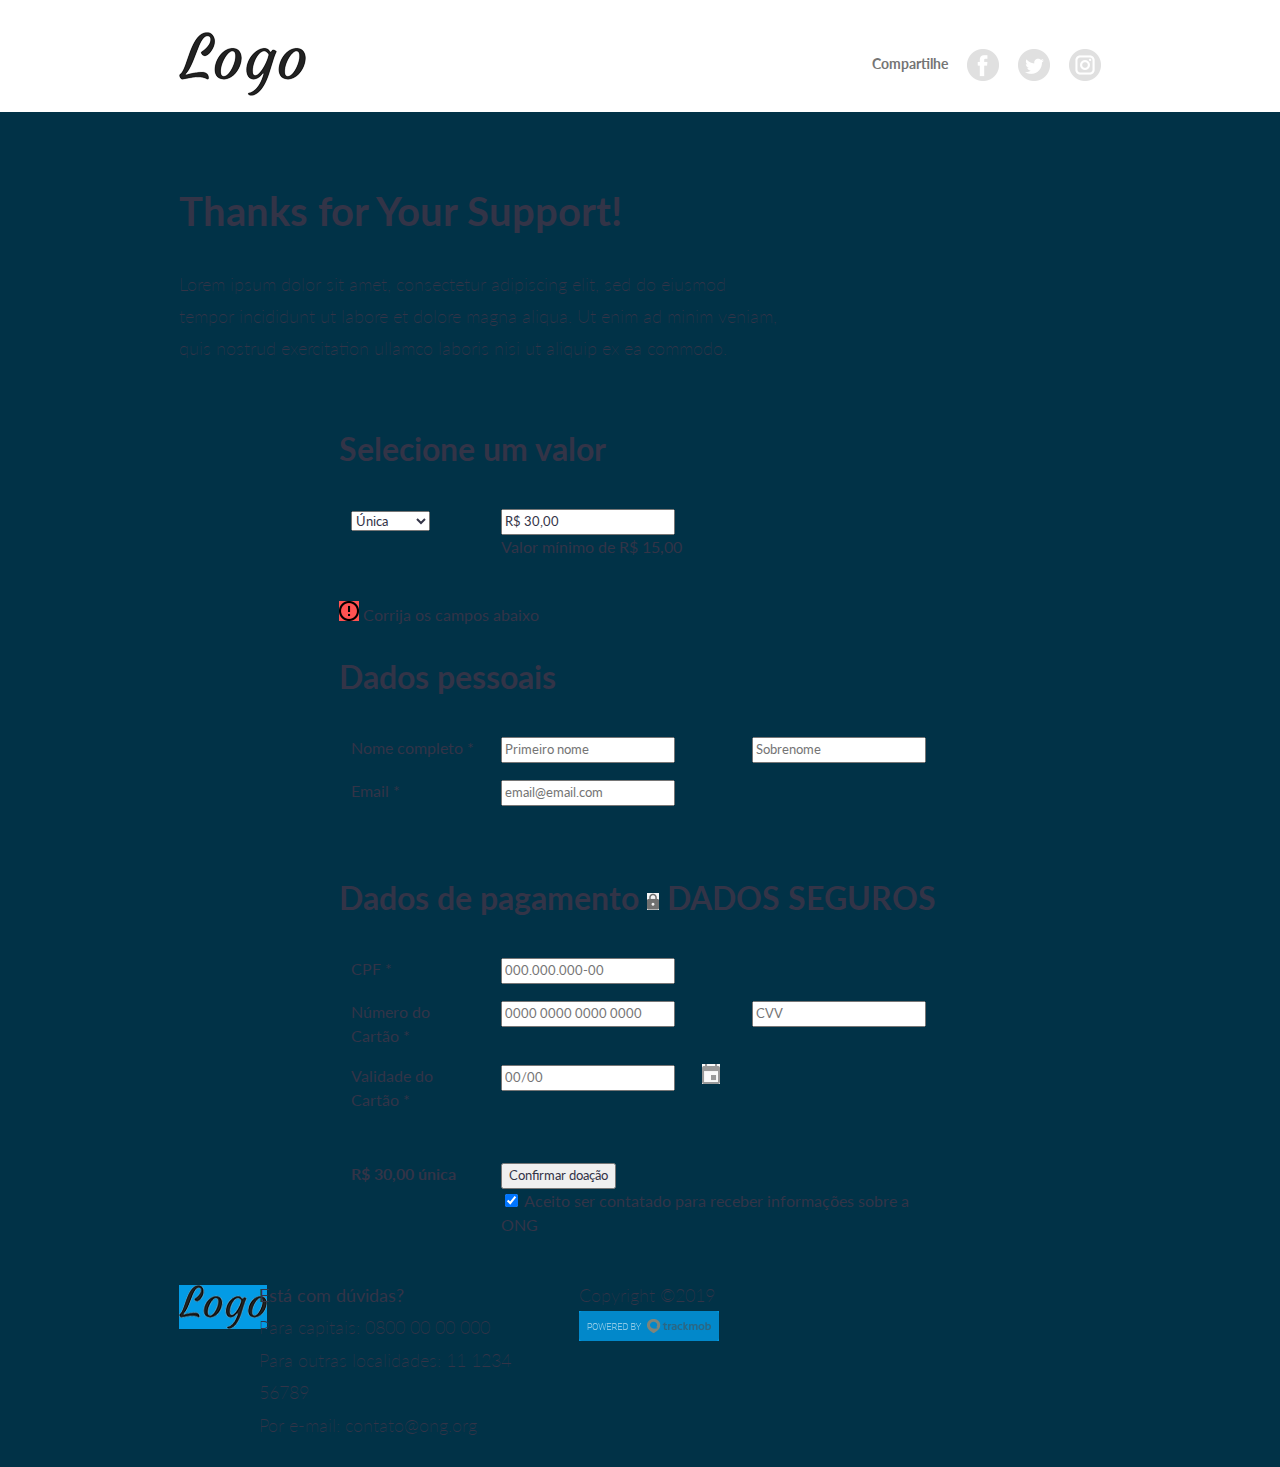
<file: index.html>
<!DOCTYPE html>
<html lang="en">
<head>
    <meta charset="UTF-8">
    <meta name="viewport" content="width=device-width, initial-scale=1.0">
    <meta http-equiv="X-UA-Compatible" content="ie=edge">
    <title>Donation Page &mdash; Logo</title>
    <link rel="stylesheet" href="./css/simple-grid.css">
    <link rel="stylesheet" href="./css/style.css">
</head>
<body>
    <header>
        <div class="container">
            <div class="row">
                <div class="col-3-sm">
                    <img src="./img/logo.png" alt="Logo" class="logo">
                </div>
                <div class="col-5-sm"></div>
                <div class="col-4-sm social-media">
                    Compartilhe
                    <a href="https://www.facebook.com/trackmobfundraising/" target="_blank">
                        <img src="./img/fb.png" alt="Facebook" class="fb">
                    </a>
                    <a href="https://twitter.com/trackmobbr" target="_blank">
                        <img src="./img/tw.png" alt="Twitter" class="tw">
                    </a>
                    <a href="https://www.instagram.com/trackmobfr/" target="_blank">
                        <img src="./img/insta.png" alt="Instagram" class="insta">
                    </a>
                </div>
            </div>
        </div>
    </header>
    <main>
        <div class="container">
            <form action="/" method="POST" id="the-form">
                <div class="row">
                    <div class="col-2">
                    </div>
                    <div class="col-8 thankyou">
                        <h1>Thanks for Your Support!</h1>
                        <p>Lorem ipsum dolor sit amet, consectetur adipiscing elit, sed do eiusmod tempor incididunt ut labore et dolore magna aliqua. Ut enim ad minim veniam, quis nostrud exercitation ullamco laboris nisi ut aliquip ex ea commodo.</p>
                    </div>
                    <div class="col-2">
                    </div>
                </div>
                <div class="row">
                    <div class="col-2">
                    </div>
                    <div class="col-8">
                        <div class="box box1">
                            <h2>Selecione um valor</h2>
                            <div class="row">
                                <div class="col-3">
                                    <select class="select" name="periodicity">
                                        <option value="unica">Única</option>
                                        <option value="mensal">Mensal</option>
                                        <option value="semestral">Semestral</option>
                                        <option value="anual">Anual</option>
                                    </select>
                                </div>
                                <div class="col-9">
                                    <div class="background-box">
                                        <input value="R$ 30,00" type="text" name="donation-value" />
                                        <br/>
                                        <span>Valor mínimo de R$ 15,00</span>
                                    </div>
                                </div>
                            </div>
                        </div>
                    </div>
                    <div class="col-2">
                    </div>
                </div>
                <div class="row hr">
                    <div class="col-2">
                    </div>
                    <div class="col-8 box">
                    </div>
                    <div class="col-2">
                    </div>
                </div>
                <div class="row">
                    <div class="col-2">
                    </div>
                    <div class="col-8">
                        <div class="box box2">
                            <div class="warning-box">
                                <div class="warning"><img src="./img/warning-icon.png" alt="Atenção" /> Corrija os campos abaixo</div>
                            </div>
                            <h2>Dados pessoais</h2>
                            <div class="row row-margin">
                                <div class="col-3">
                                    <label for="name">Nome completo <span class="required">*</span></label>
                                </div>
                                <div class="col-5">
                                    <input type="text" name="name" id="name" placeholder="Primeiro nome" required />
                                </div>
                                <div class="col-4">
                                    <input type="text" name="surname" id="surname" placeholder="Sobrenome" required />
                                </div>
                            </div>
                            <div class="row">
                                <div class="col-3">
                                    <label for="email">Email <span class="required">*</span></label>
                                </div>
                                <div class="col-9">
                                    <input type="text" name="email" id="email" placeholder="email@email.com" email required />
                                </div>
                            </div>
                        </div>
                    </div>
                    <div class="col-2">
                    </div>
                </div>
                <div class="row hr">
                    <div class="col-2">
                    </div>
                    <div class="col-8 box">
                    </div>
                    <div class="col-2">
                    </div>
                </div>
                <div class="row">
                    <div class="col-2">
                    </div>
                    <div class="col-8">
                        <div class="box box2">
                            <h2>Dados de pagamento <span class="keylock"><img src="./img/keylock.png" alt="Cadeado" /> DADOS SEGUROS</span></h2>
                            <div class="row row-margin">
                                <div class="col-3">
                                    <label for="cpf">CPF <span class="required">*</span></label>
                                </div>
                                <div class="col-4">
                                    <input type="text" name="cpf" id="cpf" placeholder="000.000.000-00" required />
                                </div>
                            </div>
                            <div class="row row-margin">
                                <div class="col-3">
                                    <label for="card-number">Número do Cartão <span class="required">*</span></label>
                                </div>
                                <div class="col-5">
                                    <input type="text" name="card-number" id="card-number" placeholder="0000 0000 0000 0000" required />
                                </div>
                                <div class="col-2">
                                    <input type="text" name="cvv" id="cvv" placeholder="CVV" maxlength="3" required />
                                </div>
                            </div>
                            <div class="row">
                                <div class="col-3">
                                    <label for="card-validity">Validade do Cartão <span class="required">*</span></label>
                                </div>
                                <div class="col-4">
                                    <input type="text" name="card-validity" id="card-validity" placeholder="00/00" required />
                                </div>
                                <div class="col-1">
                                    <img src="./img/datetime_icon.png" alt="Data" class="datetime-icon" />
                                </div>
                            </div>
                        </div>
                    </div>
                    <div class="col-2">
                    </div>
                </div>
                <div class="row hr">
                    <div class="col-2">
                    </div>
                    <div class="col-8 box">
                    </div>
                    <div class="col-2">
                    </div>
                </div>
                <div class="row">
                    <div class="col-2">
                    </div>
                    <div class="col-8">
                        <div class="box box3">
                            <div class="row">
                                <div class="col-3">
                                    <strong class="value-confirmation">R$ 30,00 única</strong>
                                </div>
                                <div class="col-9">
                                    <button type="submit">Confirmar doação</button> <br/>
                                    <label for="accept-ngo-info"><input type="checkbox" id="accept-ngo-info" name="accept-ngo-info" checked /> Aceito ser contatado para receber informações sobre a ONG</label>
                                </div>
                            </div>
                        </div>
                    </div>
                    <div class="col-2">
                    </div>
                </div>
            </form>
        </div>
    </main>
    <footer>
        <div class="container">
            <div class="row">
                <div class="col-1-sm">
                    <img src="./img/footer_logo.png" alt="Logo" class="logo">
                </div>
                <div class="col-4-sm">
                    <p>
                        <strong>Está com dúvidas?</strong><br/>
                        Para capitais: 0800 00 00 000<br/>
                        Para outras localidades: 11 1234 56789<br/>
                        Por e-mail: contato@ong.org
                    </p>
                </div>
                <div class="col-7-sm">
                    <p class="copyright">
                        Copyright ©2019<br/>
                        <a href="http://trackmob.com.br" target="_blank">
                            <img src="./img/powered.png" alt="Powered By Trackmob">
                        </a>
                    </p>
                </div>
            </div>
        </div>
    </footer>

    <script src="./js/jquery-3.3.1.min.js""></script>
    <script src="./js/jquery.mask.min.js""></script>
    <script src="./js/jquery.validate.min.js""></script>
    <script src="./js/additional-methods.min.js""></script>
    <script src="./js/script.js""></script>
</body>
</html>
</file>
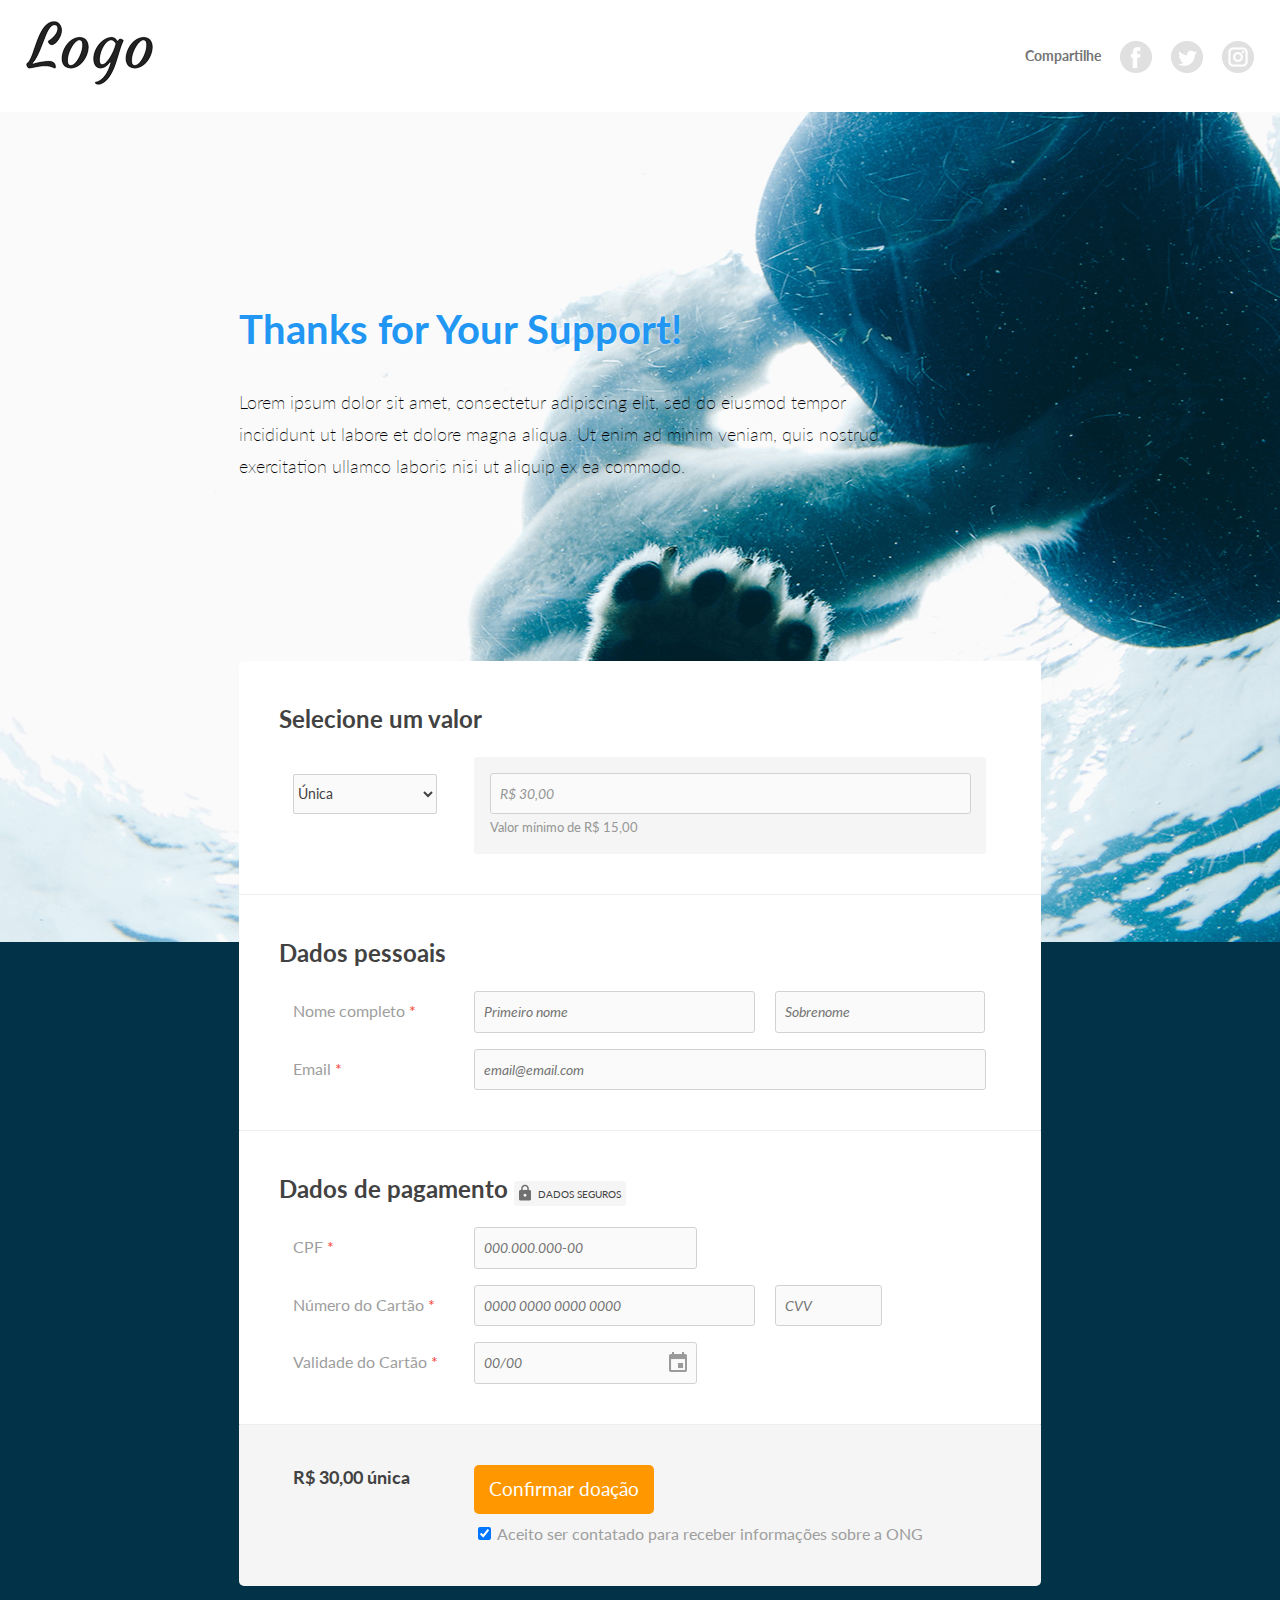
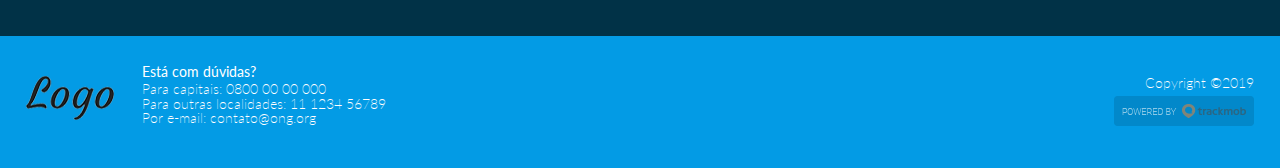
<file: public/index.html>
<!DOCTYPE html>
<html lang="en">
<head>
    <meta charset="UTF-8">
    <meta name="viewport" content="width=device-width, initial-scale=1.0">
    <meta http-equiv="X-UA-Compatible" content="ie=edge">
    <title>Donation Page &mdash; Logo</title>
    <link rel="stylesheet" href="./css/simple-grid.css">
    <link rel="stylesheet" href="./css/style.css">
</head>
<body>
    <header>
        <div class="container">
            <div class="row">
                <div class="col-3-sm">
                    <img src="./img/logo.png" alt="Logo" class="logo">
                </div>
                <div class="col-5-sm"></div>
                <div class="col-4-sm social-media">
                    Compartilhe
                    <a href="https://www.facebook.com/trackmobfundraising/" target="_blank">
                        <img src="./img/fb.png" alt="Facebook" class="fb">
                    </a>
                    <a href="https://twitter.com/trackmobbr" target="_blank">
                        <img src="./img/tw.png" alt="Twitter" class="tw">
                    </a>
                    <a href="https://www.instagram.com/trackmobfr/" target="_blank">
                        <img src="./img/insta.png" alt="Instagram" class="insta">
                    </a>
                </div>
            </div>
        </div>
    </header>
    <main>
        <div class="container">
            <div class="row">
                <div class="col-2">
                </div>
                <div class="col-8 thankyou">
                    <h1>Thanks for Your Support!</h1>
                    <p>Lorem ipsum dolor sit amet, consectetur adipiscing elit, sed do eiusmod tempor incididunt ut labore et dolore magna aliqua. Ut enim ad minim veniam, quis nostrud exercitation ullamco laboris nisi ut aliquip ex ea commodo.</p>
                </div>
                <div class="col-2">
                </div>
            </div>
            <form action="/" method="POST" id="the-form">
                <div class="row">
                    <div class="col-2">
                    </div>
                    <div class="col-8">
                        <div class="box box1">
                            <h2>Selecione um valor</h2>
                            <div class="row">
                                <div class="col-3">
                                    <select class="select" name="periodicity">
                                        <option value="unica">Única</option>
                                        <option value="mensal">Mensal</option>
                                        <option value="semestral">Semestral</option>
                                        <option value="anual">Anual</option>
                                    </select>
                                </div>
                                <div class="col-9">
                                    <div class="background-box">
                                        <input value="R$ 30,00" type="text" name="donation-value" />
                                        <br/>
                                        <span>Valor mínimo de R$ 15,00</span>
                                    </div>
                                </div>
                            </div>
                        </div>
                    </div>
                    <div class="col-2">
                    </div>
                </div>
                <div class="row hr">
                    <div class="col-2">
                    </div>
                    <div class="col-8 box">
                    </div>
                    <div class="col-2">
                    </div>
                </div>
                <div class="row">
                    <div class="col-2">
                    </div>
                    <div class="col-8">
                        <div class="box box2">
                            <div class="warning-box">
                                <div class="warning"><img src="./img/warning-icon.png" alt="Atenção" /> Corrija os campos abaixo</div>
                            </div>
                            <h2>Dados pessoais</h2>
                            <div class="row row-margin">
                                <div class="col-3">
                                    <label for="name">Nome completo <span class="required">*</span></label>
                                </div>
                                <div class="col-5">
                                    <input type="text" name="name" id="name" placeholder="Primeiro nome" required />
                                </div>
                                <div class="col-4">
                                    <input type="text" name="surname" id="surname" placeholder="Sobrenome" required />
                                </div>
                            </div>
                            <div class="row">
                                <div class="col-3">
                                    <label for="email">Email <span class="required">*</span></label>
                                </div>
                                <div class="col-9">
                                    <input type="text" name="email" id="email" placeholder="email@email.com" email required />
                                </div>
                            </div>
                        </div>
                    </div>
                    <div class="col-2">
                    </div>
                </div>
                <div class="row hr">
                    <div class="col-2">
                    </div>
                    <div class="col-8 box">
                    </div>
                    <div class="col-2">
                    </div>
                </div>
                <div class="row">
                    <div class="col-2">
                    </div>
                    <div class="col-8">
                        <div class="box box2">
                            <h2>Dados de pagamento <span class="keylock"><img src="./img/keylock.png" alt="Cadeado" /> DADOS SEGUROS</span></h2>
                            <div class="row row-margin">
                                <div class="col-3">
                                    <label for="cpf">CPF <span class="required">*</span></label>
                                </div>
                                <div class="col-4">
                                    <input type="text" name="cpf" id="cpf" placeholder="000.000.000-00" required />
                                </div>
                            </div>
                            <div class="row row-margin">
                                <div class="col-3">
                                    <label for="card-number">Número do Cartão <span class="required">*</span></label>
                                </div>
                                <div class="col-5">
                                    <input type="text" name="card-number" id="card-number" placeholder="0000 0000 0000 0000" required />
                                </div>
                                <div class="col-2">
                                    <input type="text" name="cvv" id="cvv" placeholder="CVV" maxlength="3" required />
                                </div>
                            </div>
                            <div class="row">
                                <div class="col-3">
                                    <label for="card-validity">Validade do Cartão <span class="required">*</span></label>
                                </div>
                                <div class="col-4">
                                    <input type="text" name="card-validity" id="card-validity" placeholder="00/00" required />
                                </div>
                                <div class="col-1">
                                    <img src="./img/datetime_icon.png" alt="Data" class="datetime-icon" />
                                </div>
                            </div>
                        </div>
                    </div>
                    <div class="col-2">
                    </div>
                </div>
                <div class="row hr">
                    <div class="col-2">
                    </div>
                    <div class="col-8 box">
                    </div>
                    <div class="col-2">
                    </div>
                </div>
                <div class="row">
                    <div class="col-2">
                    </div>
                    <div class="col-8">
                        <div class="box box3">
                            <div class="row">
                                <div class="col-3">
                                    <strong class="value-confirmation">R$ 30,00 única</strong>
                                </div>
                                <div class="col-9">
                                    <button type="submit">Confirmar doação</button> <br/>
                                    <label for="accept-ngo-info"><input type="checkbox" id="accept-ngo-info" name="accept-ngo-info" checked /> Aceito ser contatado para receber informações sobre a ONG</label>
                                </div>
                            </div>
                        </div>
                    </div>
                    <div class="col-2">
                    </div>
                </div>
            </form>
            <div class="row success">
                <div class="col-2">
                </div>
                <div class="col-8">
                    <div class="box box3">
                        <h2>Obrigado pelo seu suporte! Sua doação está sendo processada.</h2>
                    </div>
                </div>
                <div class="col-2">
                </div>
            </div>
        </div>
    </main>
    <footer>
        <div class="container">
            <div class="row">
                <div class="col-1">
                    <img src="./img/footer_logo.png" alt="Logo" class="logo">
                </div>
                <div class="col-4">
                    <p>
                        <strong>Está com dúvidas?</strong><br/>
                        Para capitais: 0800 00 00 000<br/>
                        Para outras localidades: 11 1234 56789<br/>
                        Por e-mail: contato@ong.org
                    </p>
                </div>
                <div class="col-7">
                    <p class="copyright">
                        Copyright ©2019<br/>
                        <a href="http://trackmob.com.br" target="_blank">
                            <img src="./img/powered.png" alt="Powered By Trackmob">
                        </a>
                    </p>
                </div>
            </div>
        </div>
    </footer>

    <script src="./js/jquery-3.3.1.min.js""></script>
    <script src="./js/jquery.mask.min.js""></script>
    <script src="./js/jquery.validate.min.js""></script>
    <script src="./js/additional-methods.min.js""></script>
    <script src="./js/script.js""></script>
</body>
</html>
</file>
<file: css/simple-grid.css>
/**
*** SIMPLE GRID
*** (C) ZACH COLE 2016
**/

@import url(https://fonts.googleapis.com/css?family=Lato:400,300,300italic,400italic,700,700italic);

/* UNIVERSAL */

html,
body {
  height: 100%;
  width: 100%;
  margin: 0;
  padding: 0;
  left: 0;
  top: 0;
  font-size: 100%;
}

/* ROOT FONT STYLES */

* {
  font-family: 'Lato', Helvetica, sans-serif;
  color: #333447;
  line-height: 1.5;
}

/* TYPOGRAPHY */

h1 {
  font-size: 2.5rem;
}

h2 {
  font-size: 2rem;
}

h3 {
  font-size: 1.375rem;
}

h4 {
  font-size: 1.125rem;
}

h5 {
  font-size: 1rem;
}

h6 {
  font-size: 0.875rem;
}

p {
  font-size: 1.125rem;
  font-weight: 200;
  line-height: 1.8;
}

.font-light {
  font-weight: 300;
}

.font-regular {
  font-weight: 400;
}

.font-heavy {
  font-weight: 700;
}

/* POSITIONING */

.left {
  text-align: left;
}

.right {
  text-align: right;
}

.center {
  text-align: center;
  margin-left: auto;
  margin-right: auto;
}

.justify {
  text-align: justify;
}

/* ==== GRID SYSTEM ==== */

.container {
  width: 90%;
  margin-left: auto;
  margin-right: auto;
}

.row {
  position: relative;
  width: 100%;
}

.row [class^="col"] {
  float: left;
  margin: 0.5rem 2%;
  min-height: 0.125rem;
}

.col-1,
.col-2,
.col-3,
.col-4,
.col-5,
.col-6,
.col-7,
.col-8,
.col-9,
.col-10,
.col-11,
.col-12 {
  width: 96%;
}

.col-1-sm {
  width: 4.33%;
}

.col-2-sm {
  width: 12.66%;
}

.col-3-sm {
  width: 21%;
}

.col-4-sm {
  width: 29.33%;
}

.col-5-sm {
  width: 37.66%;
}

.col-6-sm {
  width: 46%;
}

.col-7-sm {
  width: 54.33%;
}

.col-8-sm {
  width: 62.66%;
}

.col-9-sm {
  width: 71%;
}

.col-10-sm {
  width: 79.33%;
}

.col-11-sm {
  width: 87.66%;
}

.col-12-sm {
  width: 96%;
}

.row::after {
	content: "";
	display: table;
	clear: both;
}

.hidden-sm {
  display: none;
}

@media only screen and (min-width: 33.75em) {  /* 540px */
  .container {
    width: 80%;
  }
}

@media only screen and (min-width: 45em) {  /* 720px */
  .col-1 {
    width: 4.33%;
  }

  .col-2 {
    width: 12.66%;
  }

  .col-3 {
    width: 21%;
  }

  .col-4 {
    width: 29.33%;
  }

  .col-5 {
    width: 37.66%;
  }

  .col-6 {
    width: 46%;
  }

  .col-7 {
    width: 54.33%;
  }

  .col-8 {
    width: 62.66%;
  }

  .col-9 {
    width: 71%;
  }

  .col-10 {
    width: 79.33%;
  }

  .col-11 {
    width: 87.66%;
  }

  .col-12 {
    width: 96%;
  }

  .hidden-sm {
    display: block;
  }
}

@media only screen and (min-width: 60em) { /* 960px */
  .container {
    width: 75%;
    max-width: 60rem;
  }
}
</file>
<file: css/style.css>
html {
    background: #013247;
}

header {
    background: #fff;
    height: 112px;
}

.social-media {
    text-align: right;
    line-height: 112px;
    font-weight: bold;
    color: #757575;
    font-size: 0.9em;
}

.social-media .fb,
.social-media .tw,
.social-media .insta {
    vertical-align: middle;
    margin: 0 0 0 16px;
}

.social-media a {
    text-decoration: none;
}

.social-media a:hover img {
    opacity: 0.5;
}

.logo {
    margin: 24px 0;
}
</file>
<file: public/css/simple-grid.css>
/**
*** SIMPLE GRID
*** (C) ZACH COLE 2016
**/

@import url(https://fonts.googleapis.com/css?family=Lato:400,300,300italic,400italic,700,700italic);

/* UNIVERSAL */

html,
body {
  height: 100%;
  width: 100%;
  margin: 0;
  padding: 0;
  left: 0;
  top: 0;
  font-size: 100%;
}

/* ROOT FONT STYLES */

* {
  font-family: 'Lato', Helvetica, sans-serif;
  /* color: #333447; */
  line-height: 1.5;
}

/* TYPOGRAPHY */

h1 {
  font-size: 2.5rem;
}

h2 {
  font-size: 2rem;
}

h3 {
  font-size: 1.375rem;
}

h4 {
  font-size: 1.125rem;
}

h5 {
  font-size: 1rem;
}

h6 {
  font-size: 0.875rem;
}

p {
  font-size: 1.125rem;
  font-weight: 200;
  line-height: 1.8;
}

.font-light {
  font-weight: 300;
}

.font-regular {
  font-weight: 400;
}

.font-heavy {
  font-weight: 700;
}

/* POSITIONING */

.left {
  text-align: left;
}

.right {
  text-align: right;
}

.center {
  text-align: center;
  margin-left: auto;
  margin-right: auto;
}

.justify {
  text-align: justify;
}

/* ==== GRID SYSTEM ==== */

.container {
  width: 90%;
  margin-left: auto;
  margin-right: auto;
}

.row {
  position: relative;
  width: 100%;
}

.row [class^="col"] {
  float: left;
  margin: 0 2%;
  min-height: 0.125rem;
}

.col-1,
.col-2,
.col-3,
.col-4,
.col-5,
.col-6,
.col-7,
.col-8,
.col-9,
.col-10,
.col-11,
.col-12 {
  width: 96%;
}

.col-1-sm {
  width: 4.33%;
}

.col-2-sm {
  width: 12.66%;
}

.col-3-sm {
  width: 21%;
}

.col-4-sm {
  width: 29.33%;
}

.col-5-sm {
  width: 37.66%;
}

.col-6-sm {
  width: 46%;
}

.col-7-sm {
  width: 54.33%;
}

.col-8-sm {
  width: 62.66%;
}

.col-9-sm {
  width: 71%;
}

.col-10-sm {
  width: 79.33%;
}

.col-11-sm {
  width: 87.66%;
}

.col-12-sm {
  width: 96%;
}

.row::after {
	content: "";
	display: table;
	clear: both;
}

.hidden-sm {
  display: none;
}

@media only screen and (min-width: 33.75em) {  /* 540px */
  .container {
    width: 80%;
  }
}

@media only screen and (min-width: 45em) {  /* 720px */
  .col-1 {
    width: 4.33%;
  }

  .col-2 {
    width: 12.66%;
  }

  .col-3 {
    width: 21%;
  }

  .col-4 {
    width: 29.33%;
  }

  .col-5 {
    width: 37.66%;
  }

  .col-6 {
    width: 46%;
  }

  .col-7 {
    width: 54.33%;
  }

  .col-8 {
    width: 62.66%;
  }

  .col-9 {
    width: 71%;
  }

  .col-10 {
    width: 79.33%;
  }

  .col-11 {
    width: 87.66%;
  }

  .col-12 {
    width: 96%;
  }

  .hidden-sm {
    display: block;
  }
}

@media only screen and (min-width: 80em) {
  .container {
    width: 100%;
    max-width: 80rem;
  }
}
</file>
<file: public/css/style.css>
html {
    background: #013247;
}

header {
    background: #fff;
    height: 112px;
}

.social-media {
    text-align: right;
    line-height: 112px;
    font-weight: bold;
    color: #757575;
    font-size: 0.9em;
}

.social-media .fb,
.social-media .tw,
.social-media .insta {
    vertical-align: middle;
    margin: 0 0 0 16px;
}

.social-media a {
    text-decoration: none;
}

.social-media a:hover img {
    opacity: 0.5;
}

.logo {
    margin: 21px 0;
}

main {
    background: url("../img/bg.png") no-repeat;
    /* background-size: 1440px; */
    background-position: center -118px;
    margin-bottom: 50px;
}

.thankyou {
    padding: 160px 0;
}

.thankyou h1 {
    color: #2196f3;
    text-shadow: 0px 0px 3px #fff;
}

.thankyou p {
    width: 80%;
}

main .box {
    background: #fff;
    border-radius: 5px;
    padding: 40px;
}

main .box h2 {
    color: #424242;
    font-size: 1.5em;
    margin-top: 0;
}

main .box1 {
    border-bottom-left-radius: 0;
    border-bottom-right-radius: 0;
}

main .box2 {
    border-bottom-left-radius: 0;
    border-bottom-right-radius: 0;
    border-top-left-radius: 0;
    border-top-right-radius: 0;
}

main .box3 {
    border-top-left-radius: 0;
    border-top-right-radius: 0;
    background: #f5f5f5;
}

main .hr div {
    min-height: 1px !important;
}

main .hr .box {
    background: #eee;
    padding: 0;
}

footer {
    background: #039be5;
}

footer p {
    margin: 0;
}

footer .logo {
    margin: 40px 0;
}

footer .col-4 p {
    color: #fff;
    font-size: 0.9em;
    line-height: 1; 
    margin: 25px 10px 0;
}

footer .col-7 {
    text-align: right;
}

footer .copyright {
    color: #fff;
    font-size: 0.9em;
    margin: 34px 0;
}

.select {
    width: 144px;
    height: 40px;
    cursor: pointer;
    background-color: #fafafa;
    border-radius: 2px;
    font-size: 0.9em;
    border: 1px solid #d2d2d2;
    color: #424242;
    margin: 17px 0 0;
}

.background-box {
    background: #f5f5f5;
    border-radius: 3px;
    padding: 16px;
}

input[type="text"] {
    background: #fafafa;
    border: 1px solid #d2d2d2;
    padding: 9px;
    border-radius: 3px;
    color: #969696;
    width: 96%;
    font-size: 0.9em;
    font-style: italic;
}

.background-box span {
    font-size: 0.8em;
    color: #969696;
}

.warning-box {
    background: #fff;
    border-radius: 5px;
    margin: 0 0 20px 0;
    display: none;
}

.warning {
    background: #ff5252;
    color: #fff;
    padding: 16px;
    border-radius: 5px;
    font-weight: 300;
    margin: 0 2%;
}

.warning img {
    vertical-align: middle;
    margin: 0 10px 0;
}

.required {
    color: #f44336;
}

#surname {
    width: 90%;
}

.row-margin {
    margin: 0 0 16px 0;
}

#the-form label {
    color: #9e9e9e;
    display: inline-block;
    margin: 8px 0 0;
}

.keylock {
    font-size: 0.4em;
    display: inline-block;
    background: #f5f5f5; 
    border-radius: 3px;
    padding: 3px 5px;
    font-weight: 400;
}

.keylock img {
    vertical-align: sub;
    margin: 0 4px 0 0;
}

.value-confirmation {
    font-size: 1.1em;
    color: #424242;
}

#the-form button[type="submit"] {
    background: #ff9800;
    font-size: 1.2em;
    color: #fff;
    padding: 10px 15px;
    border: none;
    border-radius: 5px;
    cursor: pointer;
}

.datetime-icon {
    margin: 10px -45px 0;
}

input.error {
    border: 1px solid #ff5252 !important;
}

label.error {
    display: none !important;
}

.row.success {
    display: none;
}
</file>
